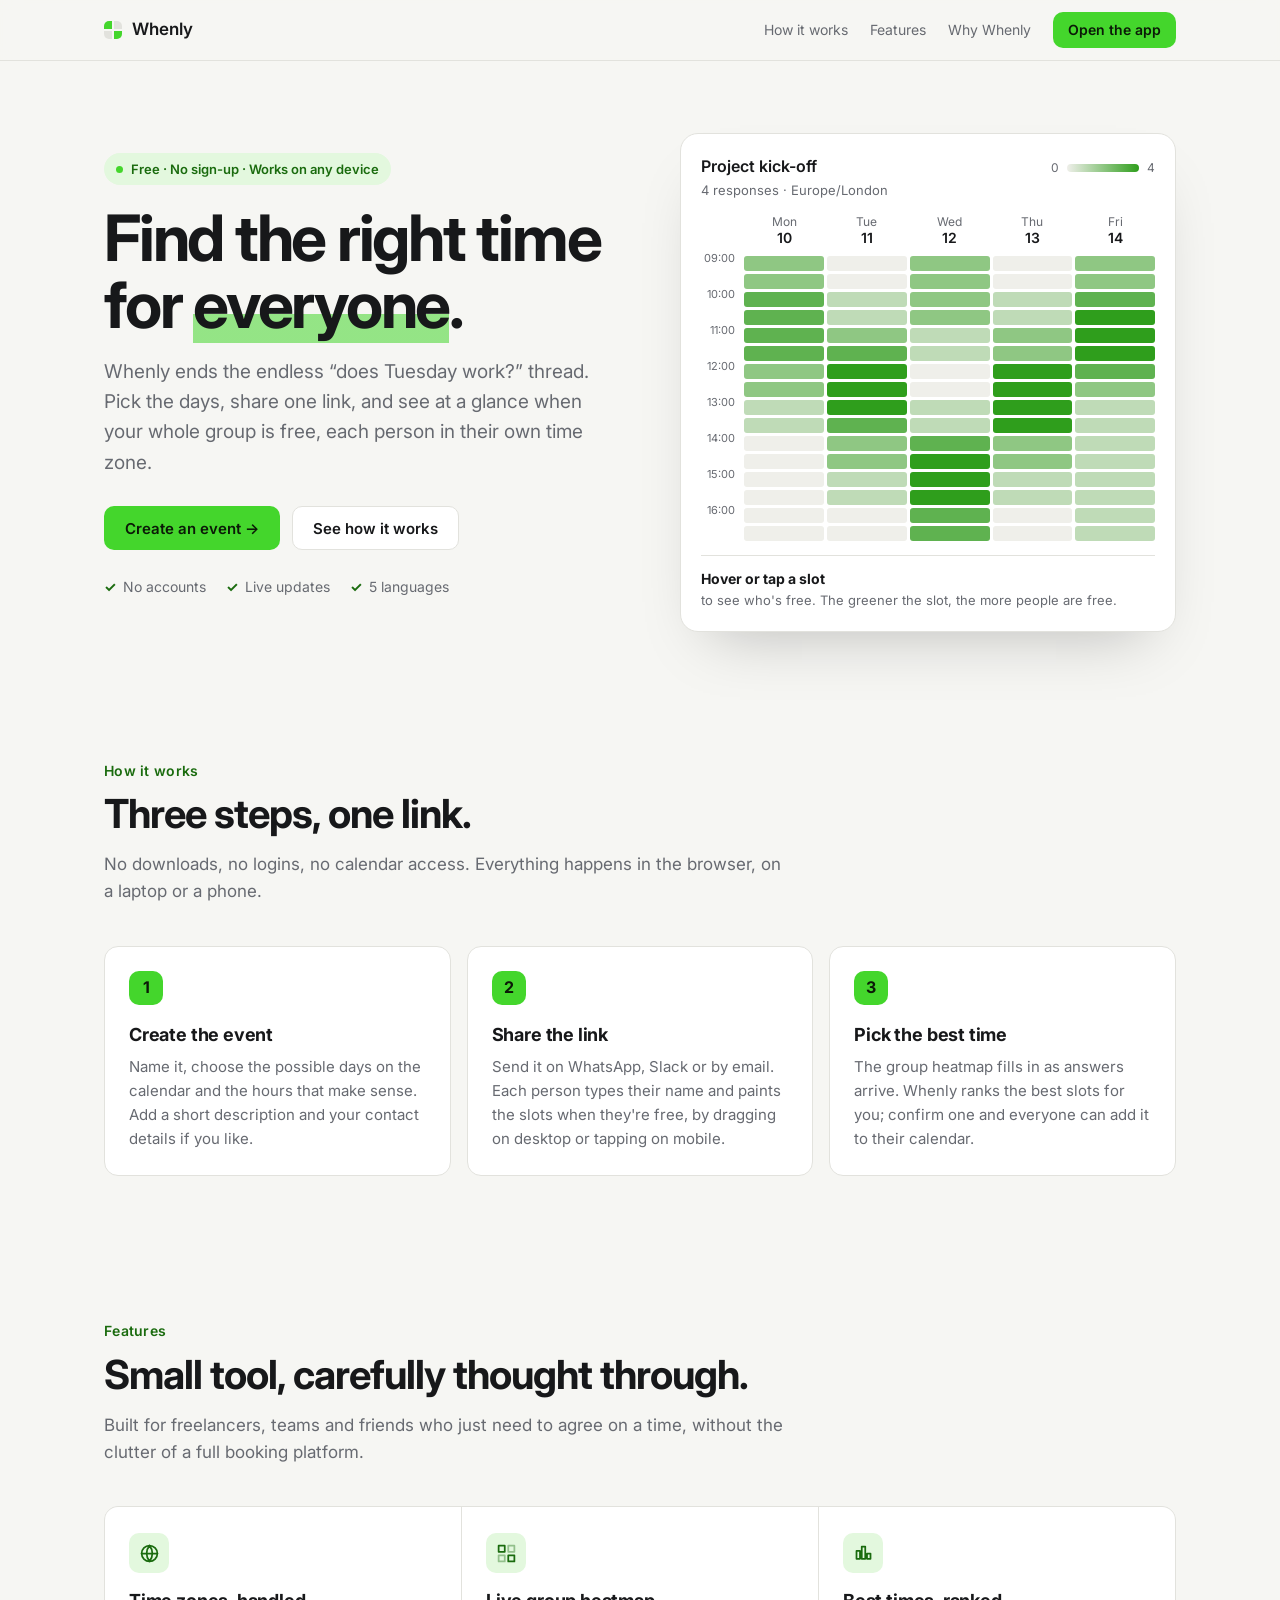
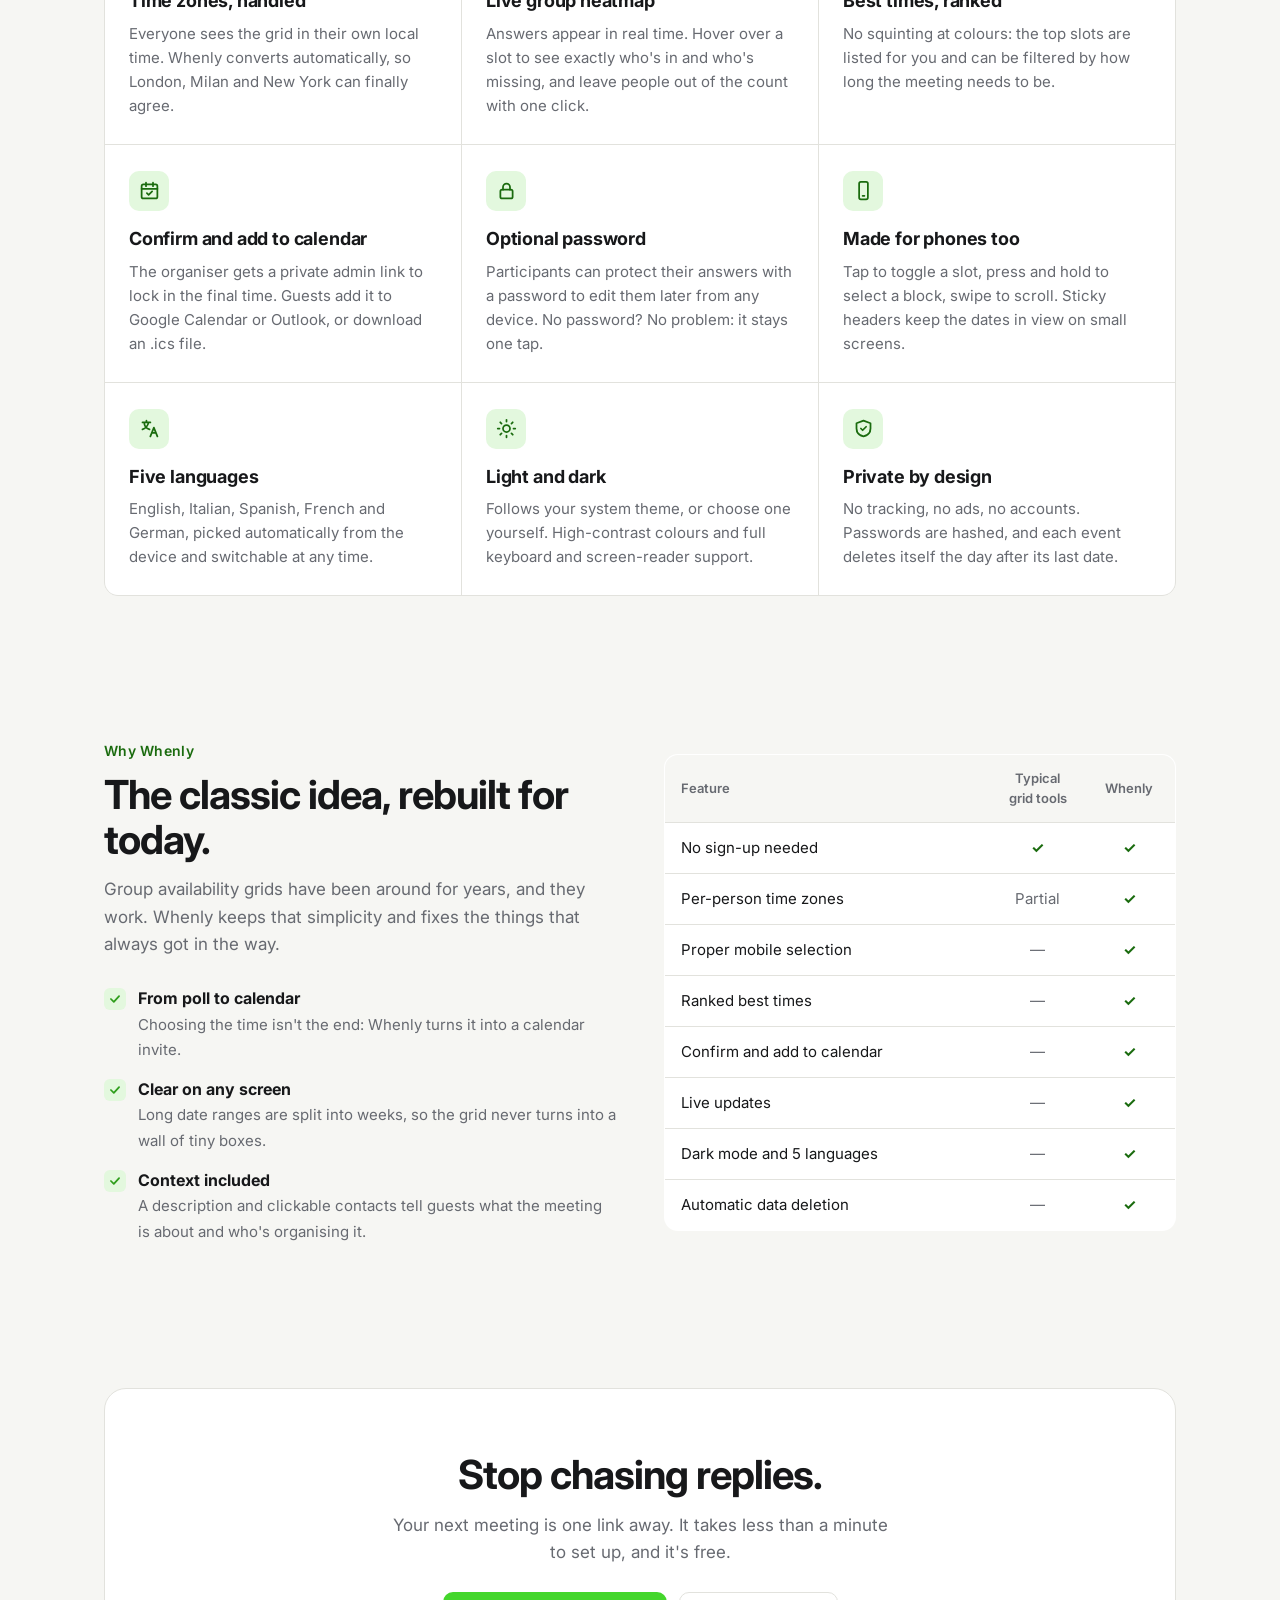
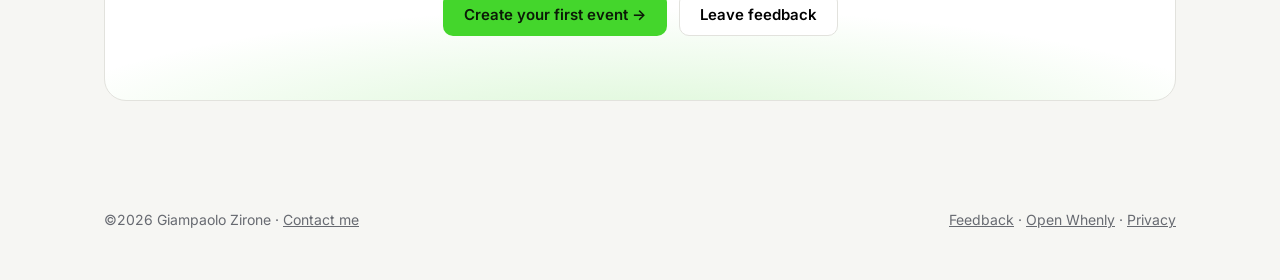
<file: about/index.html>
<!doctype html>
<html lang="en-GB">
<head>
  <meta charset="utf-8">
  <meta name="viewport" content="width=device-width, initial-scale=1">
  <title>Whenly — Find the right time for everyone</title>
  <meta name="description" content="Whenly is a free, no-sign-up group scheduler. Pick the days, share one link and see at a glance when everyone is free, in their own time zone.">
  <link rel="icon" href="../favicon.svg" type="image/svg+xml">
  <link rel="apple-touch-icon" href="../apple-touch-icon.png">
  <meta property="og:type" content="website">
  <meta property="og:site_name" content="Whenly">
  <meta property="og:title" content="Whenly — Find the right time for everyone">
  <meta property="og:description" content="Pick the days, share one link, see when everyone is free.">
  <meta property="og:url" content="https://jumpi00.github.io/whenly/about/">
  <meta property="og:image" content="https://jumpi00.github.io/whenly/og.png">
  <meta name="twitter:card" content="summary_large_image">
  <link rel="preconnect" href="https://fonts.googleapis.com">
  <link rel="preconnect" href="https://fonts.gstatic.com" crossorigin>
  <link href="https://fonts.googleapis.com/css2?family=Inter:wght@400;500;600;700&display=swap" rel="stylesheet">
  <style>
    :root {
      --bg: #f6f6f3; --surface: #fff; --text: #17181a; --muted: #676a71; --border: #e2e2dd;
      --cell: #efefea; --accent: #44d62c; --accent-ink: #0b1a07; --accent-text: #1a6b0e;
      --accent-soft: #e3f8de; --heat: #2f9e1c; --radius: 14px;
      --font: 'Inter', ui-sans-serif, system-ui, sans-serif;
      color-scheme: light;
    }
    @media (prefers-color-scheme: dark) {
      :root {
        --bg: #101113; --surface: #18191c; --text: #ececea; --muted: #9a9ca3; --border: #2c2d31;
        --cell: #232428; --accent-text: #44d62c; --accent-soft: #1c3417; --heat: #44d62c;
        color-scheme: dark;
      }
    }
    * { box-sizing: border-box; }
    html { -webkit-text-size-adjust: 100%; scroll-behavior: smooth; }
    html, body { overflow-x: clip; }
    body { margin: 0; background: var(--bg); color: var(--text); font: 400 16px/1.6 var(--font); }
    a { color: inherit; }
    .wrap { max-width: 1120px; margin: 0 auto; padding: 0 24px; }
    @media (max-width: 600px) { .wrap { padding: 0 16px; } }
    :focus-visible { outline: 2px solid var(--accent-text); outline-offset: 3px; border-radius: 6px; }

    /* Top bar */
    .top { position: sticky; top: 0; z-index: 10; background: color-mix(in srgb, var(--bg) 85%, transparent);
      backdrop-filter: blur(10px); -webkit-backdrop-filter: blur(10px); border-bottom: 1px solid var(--border); }
    .top .wrap { display: flex; align-items: center; justify-content: space-between; height: 60px; }
    .brand { display: inline-flex; align-items: center; gap: 10px; font-weight: 600; font-size: 17px; text-decoration: none; }
    .mark { width: 18px; height: 18px; border-radius: 5px; background:
      linear-gradient(var(--accent), var(--accent)) 0 0 / 8px 8px no-repeat,
      linear-gradient(var(--accent), var(--accent)) 10px 10px / 8px 8px no-repeat,
      linear-gradient(var(--border), var(--border)) 10px 0 / 8px 8px no-repeat,
      linear-gradient(var(--border), var(--border)) 0 10px / 8px 8px no-repeat; }
    .nav { display: flex; align-items: center; gap: 22px; font-size: 14px; }
    .nav a:not(.btn) { color: var(--muted); text-decoration: none; }
    .nav a:not(.btn):hover { color: var(--text); }
    @media (max-width: 720px) { .nav a:not(.btn) { display: none; } }

    .btn { display: inline-flex; align-items: center; justify-content: center; gap: 8px; height: 44px; padding: 0 20px;
      border-radius: 10px; font: 600 15px/1 var(--font); text-decoration: none; border: 1px solid transparent; transition: transform .15s, background .15s; }
    .btn-primary { background: var(--accent); color: var(--accent-ink); }
    .btn-primary:hover { transform: translateY(-1px); }
    .btn-ghost { border-color: var(--border); background: var(--surface); }
    .btn-ghost:hover { border-color: var(--muted); }
    .btn-sm { height: 36px; padding: 0 14px; font-size: 14px; }

    /* Hero */
    .hero { padding: 72px 0 56px; }
    .hero .wrap { display: grid; grid-template-columns: 1.05fr 1fr; gap: 56px; align-items: center; }
    @media (max-width: 900px) { .hero { padding: 40px 0 32px; } .hero .wrap { grid-template-columns: 1fr; gap: 36px; } }
    .eyebrow { display: inline-flex; align-items: center; gap: 8px; padding: 6px 12px; border-radius: 999px;
      background: var(--accent-soft); color: var(--accent-text); font-size: 13px; font-weight: 600; }
    .eyebrow::before { content: ""; width: 7px; height: 7px; border-radius: 50%; background: var(--accent); }
    h1 { font-size: clamp(38px, 6vw, 64px); line-height: 1.04; letter-spacing: -0.035em; font-weight: 700; margin: 20px 0 18px; }
    h1 em { font-style: normal; background: linear-gradient(transparent 62%, color-mix(in srgb, var(--accent) 55%, transparent) 62%); }
    .lede { font-size: 19px; color: var(--muted); max-width: 32em; margin: 0 0 28px; }
    .cta { display: flex; flex-wrap: wrap; gap: 12px; }
    .facts { display: flex; flex-wrap: wrap; gap: 8px 20px; margin-top: 26px; padding: 0; list-style: none; color: var(--muted); font-size: 14px; }
    .facts li::before { content: "✓"; color: var(--accent-text); font-weight: 700; margin-right: 7px; }

    /* Demo card */
    .demo { margin: 0; background: var(--surface); border: 1px solid var(--border); border-radius: 18px; padding: 20px;
      box-shadow: 0 30px 60px -30px rgba(0,0,0,.25); }
    .demo-head { display: flex; justify-content: space-between; align-items: baseline; gap: 12px; margin-bottom: 14px; }
    .demo-title { font-weight: 600; }
    .demo-sub { font-size: 13px; color: var(--muted); }
    .grid { display: grid; grid-template-columns: 40px repeat(5, minmax(0, 1fr)); gap: 3px; }
    .grid .d { font-size: 12px; text-align: center; color: var(--muted); padding-bottom: 6px; line-height: 1.25; }
    .grid .d b { display: block; color: var(--text); font-weight: 600; font-size: 14px; }
    .grid .t { font-size: 11px; color: var(--muted); text-align: right; padding-right: 6px; transform: translateY(-0.55em); height: 0; }
    .cell { height: 15px; border-radius: 3px; background: var(--cell); border: 0; padding: 0; cursor: pointer; transition: background .25s; }
    .cell:hover, .cell:focus-visible { outline: 2px solid var(--text); outline-offset: 0; }
    .demo-foot { margin-top: 14px; padding-top: 12px; border-top: 1px solid var(--border); font-size: 14px; min-height: 48px; }
    .demo-foot .who { color: var(--muted); font-size: 13px; }
    .legend { display: flex; align-items: center; gap: 8px; font-size: 12px; color: var(--muted); }
    .legend i { width: 72px; height: 8px; border-radius: 4px; background: linear-gradient(90deg, var(--cell), var(--heat)); }

    /* Sections */
    section { padding: 72px 0; scroll-margin-top: 40px; }
    @media (max-width: 600px) { section { padding: 52px 0; } }
    .kicker { color: var(--accent-text); font-weight: 600; font-size: 14px; letter-spacing: .02em; margin: 0 0 10px; }
    h2 { font-size: clamp(28px, 4vw, 40px); letter-spacing: -0.025em; line-height: 1.12; margin: 0 0 14px; font-weight: 700; }
    .intro { color: var(--muted); max-width: 40em; margin: 0 0 40px; font-size: 17px; }

    .steps { display: grid; grid-template-columns: repeat(3, 1fr); gap: 16px; counter-reset: s; }
    @media (max-width: 820px) { .steps { grid-template-columns: 1fr; } }
    .step { background: var(--surface); border: 1px solid var(--border); border-radius: var(--radius); padding: 24px; }
    .step::before { counter-increment: s; content: counter(s); display: grid; place-items: center; width: 34px; height: 34px;
      border-radius: 10px; background: var(--accent); color: var(--accent-ink); font-weight: 700; margin-bottom: 16px; }
    .step h3, .feat h3 { margin: 0 0 6px; font-size: 18px; letter-spacing: -0.01em; }
    .step p, .feat p { margin: 0; color: var(--muted); font-size: 15px; }

    .feats { display: grid; grid-template-columns: repeat(3, 1fr); gap: 1px; background: var(--border);
      border: 1px solid var(--border); border-radius: var(--radius); overflow: hidden; }
    @media (max-width: 900px) { .feats { grid-template-columns: repeat(2, 1fr); } }
    @media (max-width: 560px) { .feats { grid-template-columns: 1fr; } }
    .feat { background: var(--surface); padding: 26px 24px; }
    .ico { width: 40px; height: 40px; border-radius: 10px; background: var(--accent-soft); color: var(--accent-text);
      display: grid; place-items: center; margin-bottom: 14px; }
    .ico svg { width: 21px; height: 21px; }

    .split { display: grid; grid-template-columns: 1fr 1fr; gap: 48px; align-items: center; }
    @media (max-width: 860px) { .split { grid-template-columns: 1fr; gap: 28px; } }
    .compare { width: 100%; border-collapse: collapse; background: var(--surface); border: 1px solid var(--border);
      border-radius: var(--radius); overflow: hidden; font-size: 15px; }
    .compare th, .compare td { padding: 13px 16px; text-align: left; border-bottom: 1px solid var(--border); }
    .compare tr:last-child td { border-bottom: 0; }
    .compare th { font-size: 13px; color: var(--muted); font-weight: 600; background: var(--bg); }
    .compare td:nth-child(n+2), .compare th:nth-child(n+2) { text-align: center; width: 92px; }
    .yes { color: var(--accent-text); font-weight: 700; }
    .no { color: var(--muted); }

    .list { list-style: none; padding: 0; margin: 0; display: grid; gap: 14px; }
    .list li { display: grid; grid-template-columns: 22px 1fr; gap: 12px; }
    .list li::before { content: ""; width: 22px; height: 22px; border-radius: 6px; margin-top: 2px;
      background: var(--accent-soft) url("data:image/svg+xml,%3Csvg xmlns='http://www.w3.org/2000/svg' viewBox='0 0 24 24' fill='none' stroke='%232f9e1c' stroke-width='3' stroke-linecap='round' stroke-linejoin='round'%3E%3Cpath d='m5 12 5 5 9-10'/%3E%3C/svg%3E") center / 14px no-repeat; }
    .list b { display: block; }
    .list span { color: var(--muted); font-size: 15px; }

    .final { text-align: center; background: var(--surface); border: 1px solid var(--border); border-radius: 22px;
      padding: 64px 24px; position: relative; overflow: hidden; }
    .final::before { content: ""; position: absolute; inset: auto -10% -60% -10%; height: 90%;
      background: radial-gradient(closest-side, color-mix(in srgb, var(--accent) 22%, transparent), transparent); pointer-events: none; }
    .final > * { position: relative; }
    .final p { color: var(--muted); max-width: 30em; margin: 0 auto 26px; font-size: 17px; }
    .final .cta { justify-content: center; }

    footer { padding: 36px 0 48px; color: var(--muted); font-size: 14px; }
    footer .wrap { display: flex; flex-wrap: wrap; justify-content: space-between; gap: 12px; }
    footer a { color: var(--muted); }
    @media (max-width: 600px) { footer .wrap { justify-content: center; text-align: center; } }


    /* Feedback dialog */
    button.btn { cursor: pointer; }
    .fb { width: min(480px, calc(100vw - 32px)); padding: 0; border: 1px solid var(--border); border-radius: 18px;
      background: var(--surface); color: var(--text); box-shadow: 0 30px 80px -20px rgba(0,0,0,.45); }
    .fb::backdrop { background: rgba(10, 11, 12, .55); backdrop-filter: blur(3px); -webkit-backdrop-filter: blur(3px); }
    .fb form { padding: 26px; display: grid; gap: 14px; }
    .fb-head { display: flex; justify-content: space-between; align-items: start; gap: 12px; }
    .fb h2 { font-size: 24px; margin: 0; }
    .fb p { margin: 0; color: var(--muted); font-size: 15px; }
    .fb-x { border: 0; background: none; color: var(--muted); font-size: 26px; line-height: 1; width: 36px; height: 36px;
      border-radius: 8px; cursor: pointer; flex: none; }
    .fb-x:hover { background: var(--cell); color: var(--text); }
    .fb label { display: grid; gap: 6px; font-size: 14px; font-weight: 600; }
    .fb label small { font-weight: 400; color: var(--muted); }
    .fb input, .fb textarea { font: 400 16px/1.4 var(--font); color: var(--text); background: var(--bg);
      border: 1px solid var(--border); border-radius: 10px; padding: 11px 12px; width: 100%; }
    .fb textarea { min-height: 120px; resize: vertical; }
    .fb input:focus, .fb textarea:focus { outline: 2px solid var(--accent-text); outline-offset: 0; border-color: transparent; }
    .fb .hp { position: absolute; left: -9999px; width: 1px; height: 1px; overflow: hidden; }
    .fb-row { display: flex; gap: 10px; justify-content: flex-end; flex-wrap: wrap; margin-top: 4px; }
    .fb-status { font-size: 14px; min-height: 1.4em; }
    .fb-status.err { color: #c43d3d; }
    .fb [hidden] { display: none; }
    .fb-done { padding: 40px 26px; text-align: center; display: grid; gap: 10px; justify-items: center; }
    .fb-done .ico { width: 52px; height: 52px; margin: 0; }

    @media (prefers-reduced-motion: reduce) { * { transition: none !important; scroll-behavior: auto !important; } }
  </style>
</head>
<body>
  <header class="top">
    <div class="wrap">
      <a class="brand" href="./"><span class="mark" aria-hidden="true"></span>Whenly</a>
      <nav class="nav" aria-label="Main">
        <a href="#how">How it works</a>
        <a href="#features">Features</a>
        <a href="#why">Why Whenly</a>
        <a class="btn btn-primary btn-sm" href="../">Open the app</a>
      </nav>
    </div>
  </header>

  <main>
    <div class="hero">
      <div class="wrap">
        <div>
          <span class="eyebrow">Free · No sign-up · Works on any device</span>
          <h1>Find the right time for <em>everyone</em>.</h1>
          <p class="lede">Whenly ends the endless “does Tuesday work?” thread. Pick the days, share one link, and see at a glance when your whole group is free, each person in their own time zone.</p>
          <div class="cta">
            <a class="btn btn-primary" href="../">Create an event →</a>
            <a class="btn btn-ghost" href="#how">See how it works</a>
          </div>
          <ul class="facts">
            <li>No accounts</li>
            <li>Live updates</li>
            <li>5 languages</li>
          </ul>
        </div>

        <figure class="demo" aria-label="Interactive example of a group availability grid">
          <div class="demo-head">
            <div>
              <div class="demo-title">Project kick-off</div>
              <div class="demo-sub">4 responses · Europe/London</div>
            </div>
            <div class="legend" aria-hidden="true">0<i></i>4</div>
          </div>
          <div class="grid" id="grid"></div>
          <figcaption class="demo-foot" id="foot" aria-live="polite">
            <b>Hover or tap a slot</b><div class="who">to see who's free. The greener the slot, the more people are free.</div>
          </figcaption>
        </figure>
      </div>
    </div>

    <section id="how">
      <div class="wrap">
        <p class="kicker">How it works</p>
        <h2>Three steps, one link.</h2>
        <p class="intro">No downloads, no logins, no calendar access. Everything happens in the browser, on a laptop or a phone.</p>
        <div class="steps">
          <div class="step">
            <h3>Create the event</h3>
            <p>Name it, choose the possible days on the calendar and the hours that make sense. Add a short description and your contact details if you like.</p>
          </div>
          <div class="step">
            <h3>Share the link</h3>
            <p>Send it on WhatsApp, Slack or by email. Each person types their name and paints the slots when they're free, by dragging on desktop or tapping on mobile.</p>
          </div>
          <div class="step">
            <h3>Pick the best time</h3>
            <p>The group heatmap fills in as answers arrive. Whenly ranks the best slots for you; confirm one and everyone can add it to their calendar.</p>
          </div>
        </div>
      </div>
    </section>

    <section id="features">
      <div class="wrap">
        <p class="kicker">Features</p>
        <h2>Small tool, carefully thought through.</h2>
        <p class="intro">Built for freelancers, teams and friends who just need to agree on a time, without the clutter of a full booking platform.</p>
        <div class="feats">
          <div class="feat">
            <div class="ico"><svg viewBox="0 0 24 24" fill="none" stroke="currentColor" stroke-width="2" stroke-linecap="round" stroke-linejoin="round"><circle cx="12" cy="12" r="9"/><path d="M3 12h18M12 3a14 14 0 0 1 0 18M12 3a14 14 0 0 0 0 18"/></svg></div>
            <h3>Time zones, handled</h3>
            <p>Everyone sees the grid in their own local time. Whenly converts automatically, so London, Milan and New York can finally agree.</p>
          </div>
          <div class="feat">
            <div class="ico"><svg viewBox="0 0 24 24" fill="none" stroke="currentColor" stroke-width="2" stroke-linecap="round" stroke-linejoin="round"><path d="M3 3h7v7H3zM14 14h7v7h-7z"/><path d="M14 3h7v7h-7zM3 14h7v7H3z" opacity=".4"/></svg></div>
            <h3>Live group heatmap</h3>
            <p>Answers appear in real time. Hover over a slot to see exactly who's in and who's missing, and leave people out of the count with one click.</p>
          </div>
          <div class="feat">
            <div class="ico"><svg viewBox="0 0 24 24" fill="none" stroke="currentColor" stroke-width="2" stroke-linecap="round" stroke-linejoin="round"><path d="M4 18h4V9H4zM10 18h4V4h-4zM16 18h4v-6h-4z"/></svg></div>
            <h3>Best times, ranked</h3>
            <p>No squinting at colours: the top slots are listed for you and can be filtered by how long the meeting needs to be.</p>
          </div>
          <div class="feat">
            <div class="ico"><svg viewBox="0 0 24 24" fill="none" stroke="currentColor" stroke-width="2" stroke-linecap="round" stroke-linejoin="round"><rect x="3" y="5" width="18" height="16" rx="2"/><path d="M3 10h18M8 3v4M16 3v4M9 15l2 2 4-4"/></svg></div>
            <h3>Confirm and add to calendar</h3>
            <p>The organiser gets a private admin link to lock in the final time. Guests add it to Google Calendar or Outlook, or download an .ics file.</p>
          </div>
          <div class="feat">
            <div class="ico"><svg viewBox="0 0 24 24" fill="none" stroke="currentColor" stroke-width="2" stroke-linecap="round" stroke-linejoin="round"><rect x="5" y="11" width="14" height="10" rx="2"/><path d="M8 11V8a4 4 0 0 1 8 0v3"/></svg></div>
            <h3>Optional password</h3>
            <p>Participants can protect their answers with a password to edit them later from any device. No password? No problem: it stays one tap.</p>
          </div>
          <div class="feat">
            <div class="ico"><svg viewBox="0 0 24 24" fill="none" stroke="currentColor" stroke-width="2" stroke-linecap="round" stroke-linejoin="round"><rect x="7" y="2" width="10" height="20" rx="2"/><path d="M11 18h2"/></svg></div>
            <h3>Made for phones too</h3>
            <p>Tap to toggle a slot, press and hold to select a block, swipe to scroll. Sticky headers keep the dates in view on small screens.</p>
          </div>
          <div class="feat">
            <div class="ico"><svg viewBox="0 0 24 24" fill="none" stroke="currentColor" stroke-width="2" stroke-linecap="round" stroke-linejoin="round"><path d="M4 5h9M8.5 3v2M6 5c0 4 3 7 6 8M11 5c-1 4-4 7-7 8M13 21l4-10 4 10M14.5 17h5"/></svg></div>
            <h3>Five languages</h3>
            <p>English, Italian, Spanish, French and German, picked automatically from the device and switchable at any time.</p>
          </div>
          <div class="feat">
            <div class="ico"><svg viewBox="0 0 24 24" fill="none" stroke="currentColor" stroke-width="2" stroke-linecap="round" stroke-linejoin="round"><circle cx="12" cy="12" r="4"/><path d="M12 2v2M12 20v2M4.9 4.9l1.4 1.4M17.7 17.7l1.4 1.4M2 12h2M20 12h2M4.9 19.1l1.4-1.4M17.7 6.3l1.4-1.4"/></svg></div>
            <h3>Light and dark</h3>
            <p>Follows your system theme, or choose one yourself. High-contrast colours and full keyboard and screen-reader support.</p>
          </div>
          <div class="feat">
            <div class="ico"><svg viewBox="0 0 24 24" fill="none" stroke="currentColor" stroke-width="2" stroke-linecap="round" stroke-linejoin="round"><path d="M12 3 4 6v6c0 5 3.5 8 8 9 4.5-1 8-4 8-9V6z"/><path d="m9 12 2 2 4-4"/></svg></div>
            <h3>Private by design</h3>
            <p>No tracking, no ads, no accounts. Passwords are hashed, and each event deletes itself the day after its last date.</p>
          </div>
        </div>
      </div>
    </section>

    <section id="why">
      <div class="wrap split">
        <div>
          <p class="kicker">Why Whenly</p>
          <h2>The classic idea, rebuilt for today.</h2>
          <p class="intro" style="margin-bottom:28px">Group availability grids have been around for years, and they work. Whenly keeps that simplicity and fixes the things that always got in the way.</p>
          <ul class="list">
            <li><div><b>From poll to calendar</b><span>Choosing the time isn't the end: Whenly turns it into a calendar invite.</span></div></li>
            <li><div><b>Clear on any screen</b><span>Long date ranges are split into weeks, so the grid never turns into a wall of tiny boxes.</span></div></li>
            <li><div><b>Context included</b><span>A description and clickable contacts tell guests what the meeting is about and who's organising it.</span></div></li>
          </ul>
        </div>
        <table class="compare">
          <thead><tr><th scope="col">Feature</th><th scope="col">Typical grid tools</th><th scope="col">Whenly</th></tr></thead>
          <tbody>
            <tr><td>No sign-up needed</td><td class="yes">✓</td><td class="yes">✓</td></tr>
            <tr><td>Per-person time zones</td><td class="no">Partial</td><td class="yes">✓</td></tr>
            <tr><td>Proper mobile selection</td><td class="no">—</td><td class="yes">✓</td></tr>
            <tr><td>Ranked best times</td><td class="no">—</td><td class="yes">✓</td></tr>
            <tr><td>Confirm and add to calendar</td><td class="no">—</td><td class="yes">✓</td></tr>
            <tr><td>Live updates</td><td class="no">—</td><td class="yes">✓</td></tr>
            <tr><td>Dark mode and 5 languages</td><td class="no">—</td><td class="yes">✓</td></tr>
            <tr><td>Automatic data deletion</td><td class="no">—</td><td class="yes">✓</td></tr>
          </tbody>
        </table>
      </div>
    </section>

    <section>
      <div class="wrap">
        <div class="final">
          <h2>Stop chasing replies.</h2>
          <p>Your next meeting is one link away. It takes less than a minute to set up, and it's free.</p>
          <div class="cta">
            <a class="btn btn-primary" href="../">Create your first event →</a>
            <button type="button" class="btn btn-ghost" data-feedback>Leave feedback</button>
          </div>
        </div>
      </div>
    </section>
  </main>

  <footer>
    <div class="wrap">
      <span>©2026 Giampaolo Zirone · <a href="mailto:hello@giampaolozirone.com?subject=Whenly%20-%20">Contact me</a></span>
      <span><a href="#" data-feedback>Feedback</a> · <a href="../">Open Whenly</a> · <a href="../#/privacy">Privacy</a></span>
    </div>
  </footer>

  <dialog class="fb" id="fb" aria-labelledby="fb-title">
    <form id="fb-form" action="https://formspree.io/f/mrpqzgbv" method="POST" novalidate>
      <div class="fb-head">
        <div>
          <h2 id="fb-title">Share your feedback</h2>
          <p>Ideas, bugs, things you love or hate. Every message is read.</p>
        </div>
        <button type="button" class="fb-x" data-close aria-label="Close">×</button>
      </div>
      <label><span>Message</span>
        <textarea name="message" required placeholder="What would make Whenly better for you?"></textarea>
      </label>
      <label><span>Name <small>(optional)</small></span>
        <input name="name" autocomplete="name">
      </label>
      <label><span>Email <small>(optional, if you'd like a reply)</small></span>
        <input name="email" type="email" autocomplete="email">
      </label>
      <input type="hidden" name="_subject" value="Whenly – feedback">
      <div class="hp" aria-hidden="true"><input name="_gotcha" tabindex="-1" autocomplete="off"></div>
      <div class="fb-status" id="fb-status" role="status"></div>
      <div class="fb-row">
        <button type="button" class="btn btn-ghost" data-close>Cancel</button>
        <button type="submit" class="btn btn-primary" id="fb-send">Send feedback</button>
      </div>
    </form>
    <div class="fb-done" id="fb-done" hidden>
      <div class="ico"><svg viewBox="0 0 24 24" fill="none" stroke="currentColor" stroke-width="2.5" stroke-linecap="round" stroke-linejoin="round"><path d="m5 12 5 5 9-10"/></svg></div>
      <h2>Thanks, got it!</h2>
      <p>Your feedback is on its way. I really appreciate you taking the time.</p>
      <button type="button" class="btn btn-ghost" data-close style="margin-top:8px">Close</button>
    </div>
  </dialog>

  <script>
    // Demo grid: 5 days × 9 to 17, half-hour slots, with four fictional people.
    const days = [['Mon', 10], ['Tue', 11], ['Wed', 12], ['Thu', 13], ['Fri', 14]];
    const people = ['Alex', 'Sam', 'Priya', 'Tom'];
    const rows = 16; // 09:00–17:00
    // Free ranges per person, per day: [startRow, endRow) pairs.
    const free = {
      Alex:  [[[0, 6]], [[2, 12]], [[0, 4], [10, 16]], [[4, 14]], [[0, 8]]],
      Sam:   [[[2, 8]], [[4, 10]], [[8, 16]], [[6, 12]], [[2, 6]]],
      Priya: [[[0, 4]], [[6, 14]], [[10, 14]], [[2, 10]], [[0, 16]]],
      Tom:   [[[4, 10]], [[5, 9]], [[0, 6], [11, 16]], [[6, 10]], [[3, 7]]],
    };
    const who = (d, r) => people.filter(p => free[p][d].some(([a, b]) => r >= a && r < b));
    const time = r => { const m = 540 + r * 30; return `${String(m / 60 | 0).padStart(2, '0')}:${String(m % 60).padStart(2, '0')}`; };

    const grid = document.getElementById('grid');
    const foot = document.getElementById('foot');
    let html = '<div></div>' + days.map(([d, n]) => `<div class="d">${d}<b>${n}</b></div>`).join('');
    for (let r = 0; r < rows; r++) {
      html += `<div class="t">${r % 2 === 0 ? time(r) : ''}</div>`;
      for (let d = 0; d < days.length; d++) {
        const w = who(d, r);
        const pct = w.length / people.length * 100;
        html += `<button class="cell" data-d="${d}" data-r="${r}" style="--p:${pct}%" aria-label="${days[d][0]} ${time(r)}, ${w.length} of ${people.length} free"></button>`;
      }
    }
    grid.innerHTML = html;

    // Fill the colours in progressively, as if answers were arriving.
    const cells = [...grid.querySelectorAll('.cell')];
    const reduce = matchMedia('(prefers-reduced-motion: reduce)').matches;
    cells.forEach((c, i) => {
      const paint = () => c.style.background = `color-mix(in srgb, var(--heat) var(--p), var(--cell))`;
      reduce ? paint() : setTimeout(paint, 300 + (i % 5) * 120 + (i / 5 | 0) * 35);
    });

    const show = c => {
      const d = +c.dataset.d, r = +c.dataset.r, w = who(d, r);
      const out = people.filter(p => !w.includes(p));
      foot.innerHTML = `<b>${days[d][0]} ${days[d][1]} · ${time(r)}–${time(r + 1)} · ${w.length}/${people.length} free</b>` +
        `<div class="who">${w.length ? 'Free: ' + w.join(', ') : 'Nobody is free'}${out.length && w.length ? ' · Busy: ' + out.join(', ') : ''}</div>`;
    };
    grid.addEventListener('pointerover', e => e.target.classList.contains('cell') && show(e.target));
    grid.addEventListener('focusin', e => e.target.classList.contains('cell') && show(e.target));
    grid.addEventListener('click', e => e.target.classList.contains('cell') && show(e.target));

    // Feedback dialog (Formspree)
    const fb = document.getElementById('fb');
    const fbForm = document.getElementById('fb-form');
    const fbStatus = document.getElementById('fb-status');
    const fbSend = document.getElementById('fb-send');
    const fbDone = document.getElementById('fb-done');
    document.querySelectorAll('[data-feedback]').forEach(b => b.addEventListener('click', e => {
      e.preventDefault();
      fbForm.hidden = false; fbDone.hidden = true; fbStatus.textContent = ''; fbStatus.className = 'fb-status';
      fb.showModal();
      fbForm.message.focus();
    }));
    fb.addEventListener('click', e => { if (e.target === fb || e.target.closest('[data-close]')) fb.close(); });
    fbForm.addEventListener('submit', async e => {
      e.preventDefault();
      const err = msg => { fbStatus.textContent = msg; fbStatus.className = 'fb-status err'; };
      if (!fbForm.message.value.trim()) { err('Please write a message first.'); fbForm.message.focus(); return; }
      if (fbForm.email.value && !fbForm.email.checkValidity()) { err("That email address doesn't look right."); fbForm.email.focus(); return; }
      fbSend.disabled = true; fbSend.textContent = 'Sending…'; fbStatus.textContent = ''; fbStatus.className = 'fb-status';
      try {
        const res = await fetch(fbForm.action, { method: 'POST', body: new FormData(fbForm), headers: { Accept: 'application/json' } });
        if (!res.ok) throw new Error(res.status);
        fbForm.reset(); fbForm.hidden = true; fbDone.hidden = false;
        fbDone.querySelector('button').focus();
      } catch {
        err('Something went wrong. Please try again, or email hello@giampaolozirone.com.');
      } finally {
        fbSend.disabled = false; fbSend.textContent = 'Send feedback';
      }
    });
  </script>
</body>
</html>
</file>
